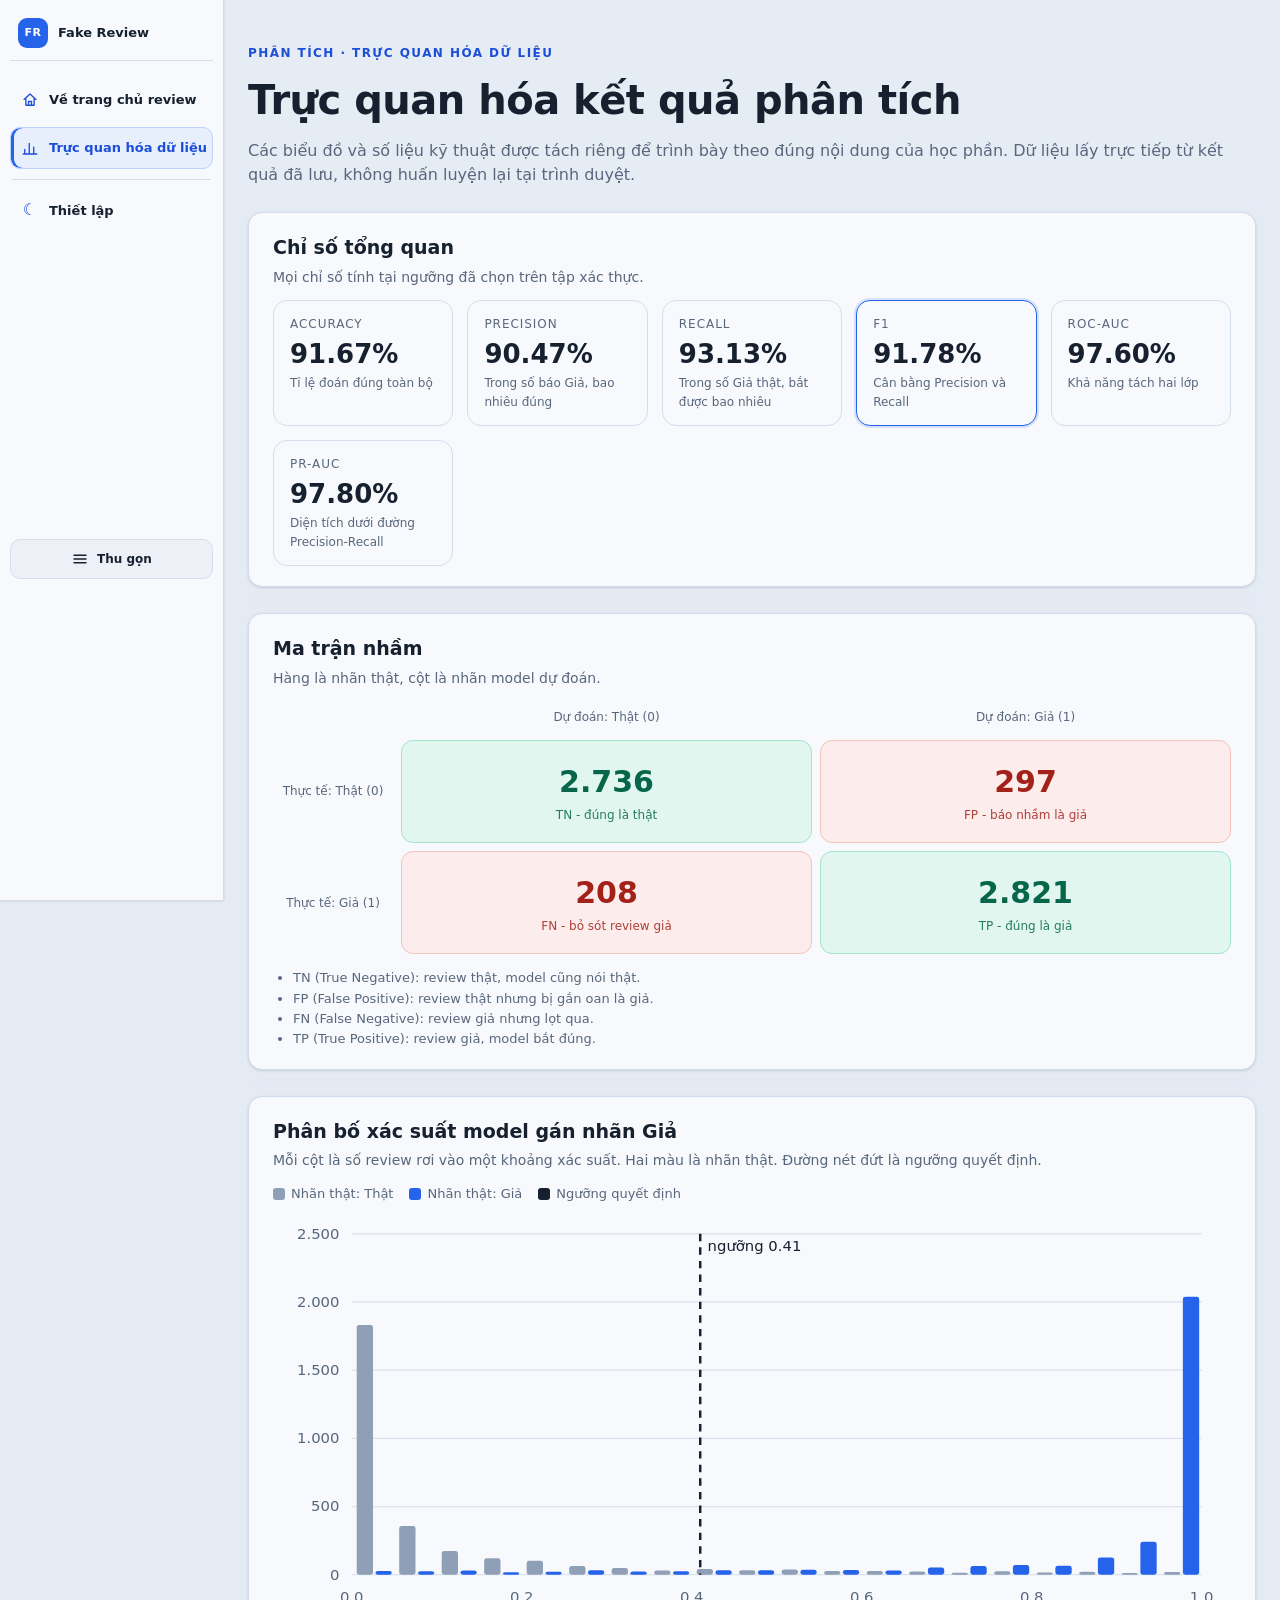
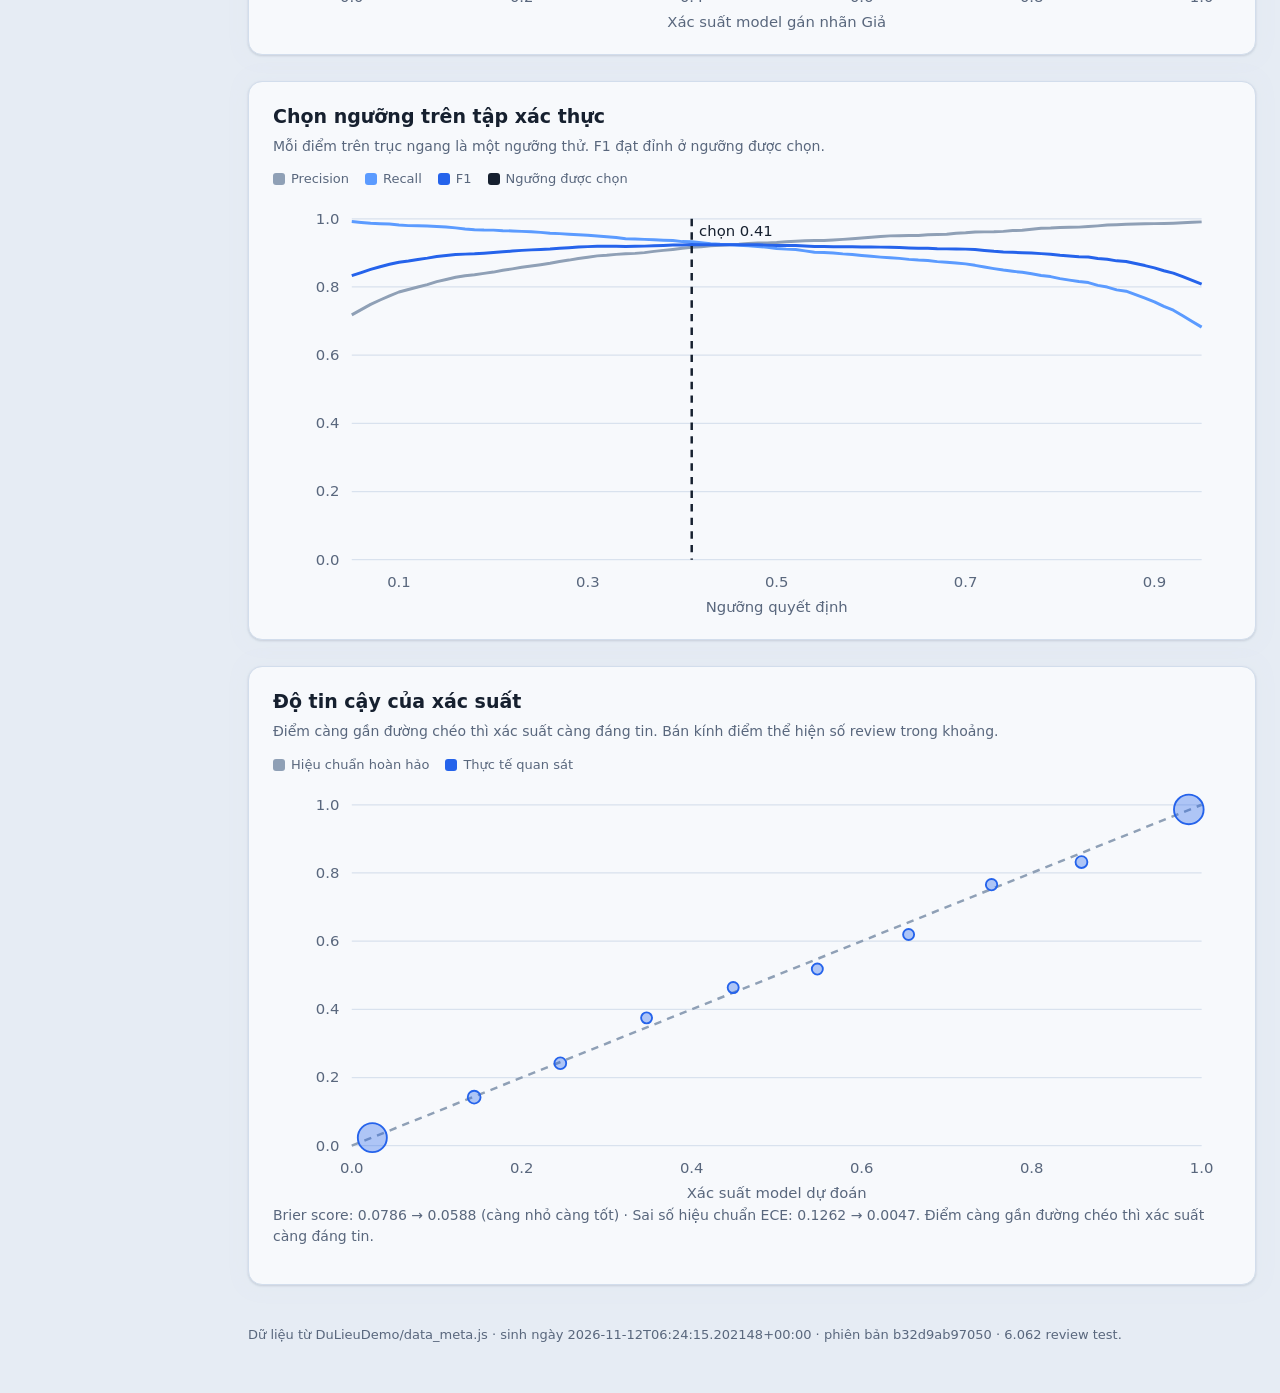
<file: Web/truc_quan.html>
<!DOCTYPE html>
<!--
  Đường dẫn: Du_An_Hoc_May_Nang_Cao\Web\truc_quan.html
  Mục đích : Trang riêng cho phần phân tích và trực quan hóa dữ liệu.
  Input    : ../DuLieuDemo/data_meta.js (do MaNguon/export_web_data.py sinh ra)
             + style.css (dùng chung token màu) + truc_quan.css + truc_quan.js
  Output   : các biểu đồ và số liệu kỹ thuật, tách khỏi trang review chính.
  Lưu ý    : script thường, không dùng type="module" để mở được bằng file://.
-->
<html lang="vi">
<head>
  <meta charset="utf-8">
  <meta name="viewport" content="width=device-width, initial-scale=1">
  <title>Trực quan hóa dữ liệu - Fake Review Detection</title>
  <link rel="icon" href="data:,">
  <link rel="stylesheet" href="style.css">
  <link rel="stylesheet" href="truc_quan.css">

  <script>
    (function () {
      var theme = "light";
      try {
        var stored = window.localStorage.getItem("fake-review-theme");
        if (stored === "dark" || stored === "light") {
          theme = stored;
        }
      } catch (error) {
        // Trình duyệt chặn localStorage: giữ nền sáng.
      }
      document.documentElement.setAttribute("data-theme", theme);

      // Menu dọc mở ở lượt đầu; từ lượt sau giữ nguyên lựa chọn của người dùng.
      var sidebar = "open";
      try {
        if (window.localStorage.getItem("fake-review-sidebar") === "collapsed") {
          sidebar = "collapsed";
        }
      } catch (error) {
        // Không đọc được localStorage thì vẫn mặc định mở.
      }
      document.documentElement.setAttribute("data-sidebar", sidebar);
    })();
  </script>
</head>
<body class="viz-page">

  <!-- Menu dọc cố định bên trái, dùng chung bố cục với trang review chính. -->
  <aside class="menu-sidebar" id="menu-wrap" aria-label="Menu chính">
    <div class="menu-brand">
      <span class="menu-brand-mark" aria-hidden="true">FR</span>
      <span class="menu-brand-text">Fake Review</span>
    </div>

    <nav class="menu-panel" id="main-menu" aria-label="Menu chính">
      <a class="menu-item" id="menu-home" href="index.html" title="Về trang chủ review">
        <svg viewBox="0 0 24 24" aria-hidden="true" focusable="false">
          <path d="M4 11.2 12 4l8 7.2M6.5 10v9h11v-9M10 19v-5h4v5"></path>
        </svg>
        <span class="menu-item-text">Về trang chủ review</span>
      </a>

      <a class="menu-item is-active" id="menu-visualize" href="truc_quan.html"
         aria-current="page" title="Trực quan hóa dữ liệu">
        <svg viewBox="0 0 24 24" aria-hidden="true" focusable="false">
          <path d="M3 20h18M5 20v-6M11 20V6M17 20v-9"></path>
        </svg>
        <span class="menu-item-text">Trực quan hóa dữ liệu</span>
      </a>

      <div class="menu-divider" role="separator"></div>

      <button type="button" class="menu-item menu-settings" id="viz-theme-toggle"
              aria-pressed="false" title="Chuyển sang nền tối">
        <span class="menu-item-icon" id="viz-theme-icon" aria-hidden="true">&#9790;</span>
        <span class="menu-item-text">Thiết lập</span>
      </button>
    </nav>

    <button type="button" class="menu-toggle" id="menu-toggle"
            aria-label="Thu gọn menu" aria-expanded="true" aria-controls="main-menu"
            title="Thu gọn menu">
      <svg viewBox="0 0 24 24" aria-hidden="true" focusable="false">
        <path d="M4 7h16M4 12h16M4 17h16"></path>
      </svg>
      <span class="menu-toggle-text">Thu gọn</span>
    </button>
  </aside>

  <header class="page-header viz-header">
    <div>
      <p class="eyebrow">Phân tích &middot; Trực quan hóa dữ liệu</p>
      <h1>Trực quan hóa kết quả phân tích</h1>
      <p class="subtitle">
        Các biểu đồ và số liệu kỹ thuật được tách riêng để trình bày theo đúng
        nội dung của học phần. Dữ liệu lấy trực tiếp từ kết quả đã lưu, không
        huấn luyện lại tại trình duyệt.
      </p>
    </div>
  </header>

  <main id="app" class="technical-body viz-body">
    <section class="card viz-card">
      <div class="section-heading">
        <div>
          <h2>Chỉ số tổng quan</h2>
          <p class="hint">Mọi chỉ số tính tại ngưỡng đã chọn trên tập xác thực.</p>
        </div>
      </div>
      <div class="kpi-grid" id="kpi-grid"></div>
    </section>

    <section class="card viz-card">
      <div class="section-heading">
        <div>
          <h2>Ma trận nhầm</h2>
          <p class="hint">Hàng là nhãn thật, cột là nhãn model dự đoán.</p>
        </div>
      </div>
      <div class="confusion-grid" id="confusion-grid"></div>
      <ul class="note-list" id="confusion-legend"></ul>
    </section>

    <section class="card viz-card">
      <div class="section-heading">
        <div>
          <h2>Phân bố xác suất model gán nhãn Giả</h2>
          <p class="hint">
            Mỗi cột là số review rơi vào một khoảng xác suất. Hai màu là nhãn thật.
            Đường nét đứt là ngưỡng quyết định.
          </p>
        </div>
      </div>
      <div class="chart-toolbar" id="histogram-legend"></div>
      <div class="chart-box" id="histogram-chart"></div>
    </section>

    <section class="card viz-card">
      <div class="section-heading">
        <div>
          <h2>Chọn ngưỡng trên tập xác thực</h2>
          <p class="hint">
            Mỗi điểm trên trục ngang là một ngưỡng thử. F1 đạt đỉnh ở ngưỡng
            được chọn.
          </p>
        </div>
      </div>
      <div class="chart-toolbar" id="curve-legend"></div>
      <div class="chart-box" id="curve-chart"></div>
    </section>

    <section class="card viz-card">
      <div class="section-heading">
        <div>
          <h2>Độ tin cậy của xác suất</h2>
          <p class="hint">
            Điểm càng gần đường chéo thì xác suất càng đáng tin. Bán kính điểm
            thể hiện số review trong khoảng.
          </p>
        </div>
      </div>
      <div class="chart-toolbar" id="reliability-legend"></div>
      <div class="chart-box" id="reliability-chart"></div>
      <p class="hint" id="reliability-summary"></p>
    </section>
  </main>

  <footer class="page-footer">
    <p id="viz-footer">Dữ liệu từ DuLieuDemo/data_meta.js.</p>
  </footer>

  <script src="../DuLieuDemo/data_meta.js"></script>
  <script src="truc_quan.js"></script>
</body>
</html>
</file>
<file: Web/style.css>
/*
  Đường dẫn: Du_An_Hoc_May_Nang_Cao\Web\style.css
  Mục đích : Giao diện cho trang kiểm tra review. Không dùng thư viện ngoài
             để trang mở được khi không có mạng.
*/

/* Toàn bộ màu khai báo một lần ở đây; chỗ khác chỉ dùng var(...).
   Vì sao phải gom: trước đây mã màu nằm rải rác khắp file, muốn đổi sang nền
   tối thì phải sửa hàng trăm dòng và rất dễ sót một chỗ. */
:root {
  color-scheme: light;

  /* 60% - nền. Hạ độ chói so với trắng tuyệt đối: nền #e6ecf4 và card #f9fbfd
     chỉ chênh nhau một bậc, mắt không bị "cháy" khi nhìn lâu, mà card vẫn tách
     khỏi nền nhờ viền 1px. */
  --bg: #e6ecf4;
  --bg-soft: #eef2f8;
  --surface: #f7f9fc;
  --surface-2: #edf1f7;
  --surface-3: #e1e8f1;
  --row-hover: #eef3f9;
  --track: #dde5ef;

  /* 30% - cấu trúc và chữ. --muted đủ đậm để tương phản >= 4.5:1 trên cả nền
     trang lẫn nền card; nếu nhạt hơn sẽ khó đọc khi màn hình ngoài trời. */
  --ink: #16202f;
  --muted: #59677d;
  --line: #d5dfeb;
  --line-strong: #c1cddd;

  /* 10% - nhấn: chỉ cho hành động, tab/bộ lọc đang chọn, viền card quan trọng.
     Tách --accent (nền nút) khỏi --accent-text (chữ màu nhấn) vì nền tối cần
     hai sắc độ khác nhau mới đọc được. */
  --accent: #2563eb;
  --accent-strong: #1d4ed8;
  --accent-ink: #ffffff;
  --accent-text: #1d4ed8;
  --accent-soft: #e7effd;
  --accent-line: #bcd2fa;
  --accent-ring: rgba(37, 99, 235, 0.26);
  --accent-ring-soft: rgba(37, 99, 235, 0.16);

  /* Trạng thái: nghĩa cố định, không đổi theo giao diện.
     real = đạt/tăng, fake = lỗi/giảm, warn = cần chú ý.
     Mỗi màu có 3 biến thể: nét đậm (--*-ink), nền nhạt (--*-soft), viền (--*-line). */
  --real: #0f9f6e;
  --real-ink: #06664a;
  --real-soft: #e1f6ee;
  --real-line: #a3e5cb;
  --real-glow: rgba(15, 159, 110, 0.24);

  --fake: #df4a40;
  --fake-ink: #a4211a;
  --fake-soft: #fceceb;
  --fake-line: #f5c2be;
  --fake-glow: rgba(223, 74, 64, 0.24);

  --warn: #d98314;
  --warn-ink: #8a5410;
  --warn-soft: #fdf3e2;
  --warn-line: #f1d5a1;

  --violet: #7c3aed;
  --violet-ink: #6224cf;
  --violet-soft: #f1ecfe;
  --violet-line: #d8c9fc;

  /* Nền dòng review bị gắn cờ đáng nghi. */
  --suspect-bg: rgba(223, 74, 64, 0.06);
  --suspect-bg-warn: rgba(217, 131, 20, 0.1);
  --suspect-bg-hover: rgba(223, 74, 64, 0.11);

  /* Màu 5 nhóm review: chỉ dùng cho viền, huy hiệu, nhãn và thanh tỷ lệ. */
  --cat-genuine: #16a34a;
  --cat-suspected_fake: #dc2626;
  --cat-suspected_bot_boost: #7c3aed;
  --cat-low_content: #64748b;
  --cat-spam_duplicate: #0284c7;

  /* Chữ nhãn và nền huy hiệu cần đậm hơn màu viền: chữ trắng 11px trên
     #16a34a chỉ đạt 3.3:1, không đọc được trên máy chiếu. */
  --cat-genuine-text: #15803d;
  --cat-suspected_fake-text: #b91c1c;
  --cat-suspected_bot_boost-text: #6d28d9;
  --cat-low_content-text: #475569;
  --cat-spam_duplicate-text: #0369a1;

  /* Chữ trên huy hiệu nhóm. Chế độ tối ghi đè thành chữ tối vì 5 màu nhóm
     ở nền tối đều là màu sáng. */
  --cat-ink: #ffffff;

  /* Nhãn nhóm trong bảng review: nền nhạt + chữ đậm cùng tông. */
  --tag-genuine-bg: #dcfce7;
  --tag-genuine-ink: #15803d;
  --tag-fake-bg: #fee2e2;
  --tag-fake-ink: #b91c1c;
  --tag-bot-bg: #ede9fe;
  --tag-bot-ink: #6d28d9;
  --tag-low-bg: #e2e8f0;
  --tag-low-ink: #475569;
  --tag-spam-bg: #e0f2fe;
  --tag-spam-ink: #0369a1;

  /* Nhãn phụ (thật/giả/cờ) và số đếm trong chip lọc. */
  --chip-pos-bg: rgba(15, 159, 110, 0.13);
  --chip-neg-bg: rgba(223, 74, 64, 0.13);
  --chip-warn-bg: #fbeed2;
  --chip-violet-bg: #ece4fd;
  --chip-count-bg: rgba(22, 32, 47, 0.09);

  /* Biểu đồ: chỉ sắc độ của màu nhấn + xám, không dùng cầu vồng.
     app.js đọc các biến này bằng getComputedStyle nên biểu đồ tự đổi theo chế độ. */
  --chart-grid: #d9e2ee;
  --chart-real: #8fa0b6;
  --chart-fake: #2563eb;
  --chart-marker: #16202f;
  --chart-s1: #8fa0b6;
  --chart-s2: #5b9bff;
  --chart-s3: #2563eb;
  --chart-band: rgba(37, 99, 235, 0.35);

  /* Lớp phủ thinking đủ mờ để nhìn rõ giao diện phía sau; bản result đậm hơn
     để bảng kết quả không bị chữ nền làm rối. */
  --overlay: rgba(230, 236, 244, 0.62);
  --overlay-strong: rgba(230, 236, 244, 0.92);

  /* Chiều rộng cột menu dọc. Giá trị thu gọn được đổi qua data-sidebar trên <html>. */
  --sidebar-width: 224px;

  --radius: 14px;
  /* Đổ bóng rất nhẹ: viền 1px mới là thứ tách card khỏi nền, không phải bóng. */
  --shadow: 0 1px 2px rgba(22, 32, 47, 0.06), 0 1px 3px rgba(22, 32, 47, 0.08);
  --shadow-lift: 0 6px 16px rgba(22, 32, 47, 0.12);
}

/* ---------- Chế độ tối ----------
   Chỉ ghi đè token, không viết lại giao diện: mọi thành phần tự đổi theo nên
   hai chế độ không thể lệch tông nhau.
   Nền dùng navy rất đậm thay vì đen tuyệt đối: đen trên màn hình tinh thể lỏng
   làm chữ sáng bị "hào quang", nhìn lâu còn mỏi mắt hơn nền trắng. */
:root[data-theme="dark"] {
  color-scheme: dark;

  --bg: #0b1220;
  --bg-soft: #141f31;
  --surface: #121c2c;
  --surface-2: #1a2637;
  --surface-3: #223046;
  --row-hover: #182436;
  --track: #24334a;

  --ink: #e4ebf5;
  --muted: #9aabc1;
  --line: #24334a;
  --line-strong: #35486a;

  --accent: #2f6fe0;
  --accent-strong: #3b82f6;
  --accent-ink: #ffffff;
  --accent-text: #7caeff;
  --accent-soft: rgba(59, 130, 246, 0.16);
  --accent-line: rgba(59, 130, 246, 0.42);
  --accent-ring: rgba(124, 174, 255, 0.42);
  --accent-ring-soft: rgba(124, 174, 255, 0.2);

  --real: #34d399;
  --real-ink: #6ee7b7;
  --real-soft: rgba(52, 211, 153, 0.14);
  --real-line: rgba(52, 211, 153, 0.4);
  --real-glow: rgba(52, 211, 153, 0.28);

  --fake: #f87171;
  --fake-ink: #fca5a5;
  --fake-soft: rgba(248, 113, 113, 0.14);
  --fake-line: rgba(248, 113, 113, 0.42);
  --fake-glow: rgba(248, 113, 113, 0.28);

  --warn: #fbbf24;
  --warn-ink: #fcd34d;
  --warn-soft: rgba(251, 191, 36, 0.14);
  --warn-line: rgba(251, 191, 36, 0.4);

  --violet: #a78bfa;
  --violet-ink: #c4b5fd;
  --violet-soft: rgba(167, 139, 250, 0.16);
  --violet-line: rgba(167, 139, 250, 0.4);

  --suspect-bg: rgba(248, 113, 113, 0.1);
  --suspect-bg-warn: rgba(251, 191, 36, 0.12);
  --suspect-bg-hover: rgba(248, 113, 113, 0.16);

  --cat-genuine: #4ade80;
  --cat-suspected_fake: #f87171;
  --cat-suspected_bot_boost: #a78bfa;
  --cat-low_content: #94a3b8;
  --cat-spam_duplicate: #38bdf8;

  --cat-genuine-text: #4ade80;
  --cat-suspected_fake-text: #f87171;
  --cat-suspected_bot_boost-text: #a78bfa;
  --cat-low_content-text: #94a3b8;
  --cat-spam_duplicate-text: #38bdf8;

  --tag-genuine-bg: rgba(74, 222, 128, 0.16);
  --tag-genuine-ink: #86efac;
  --tag-fake-bg: rgba(248, 113, 113, 0.16);
  --tag-fake-ink: #fca5a5;
  --tag-bot-bg: rgba(167, 139, 250, 0.18);
  --tag-bot-ink: #c4b5fd;
  --tag-low-bg: rgba(148, 163, 184, 0.18);
  --tag-low-ink: #cbd5e1;
  --tag-spam-bg: rgba(56, 189, 248, 0.16);
  --tag-spam-ink: #7dd3fc;

  --chip-pos-bg: rgba(52, 211, 153, 0.16);
  --chip-neg-bg: rgba(248, 113, 113, 0.16);
  --chip-warn-bg: rgba(251, 191, 36, 0.16);
  --chip-violet-bg: rgba(167, 139, 250, 0.18);
  --chip-count-bg: rgba(228, 235, 245, 0.14);

  --chart-grid: #2a3a52;
  --chart-real: #8b9cb3;
  --chart-fake: #7caeff;
  --chart-marker: #e4ebf5;
  --chart-s1: #8b9cb3;
  --chart-s2: #4f86d6;
  --chart-s3: #7caeff;
  --chart-band: rgba(124, 174, 255, 0.3);

  --overlay: rgba(11, 18, 32, 0.72);
  --overlay-strong: rgba(11, 18, 32, 0.94);

  --shadow: 0 1px 2px rgba(0, 0, 0, 0.4), 0 1px 3px rgba(0, 0, 0, 0.5);
  --shadow-lift: 0 8px 20px rgba(0, 0, 0, 0.45);
}

:root[data-sidebar="collapsed"] {
  --sidebar-width: 68px;
}

/* Ở nền tối, 5 màu nhóm đều là màu sáng nên chữ trên huy hiệu phải là chữ tối. */
:root[data-theme="dark"] .category-card {
  --cat-ink: #0b1220;
}

* {
  box-sizing: border-box;
}

[hidden] {
  display: none !important;
}

body {
  margin: 0;
  /* Toàn bộ nội dung nằm sau cột menu dọc; đổi data-sidebar là cả trang tự
     dời theo, không phải sửa từng header/main/footer. */
  padding-left: var(--sidebar-width);
  font-family: "Segoe UI", system-ui, -apple-system, Arial, sans-serif;
  color: var(--ink);
  line-height: 1.55;
  /* Nền phẳng: bỏ hai vệt gradient màu, vì chúng làm nền không còn trung tính
     và tranh mắt với số liệu. */
  background: var(--bg);
  transition: padding-left 0.22s ease;
}

/* Viền focus thống nhất cho cả bàn phím và chuột, dùng đúng màu nhấn. */
:focus-visible {
  outline: 2px solid var(--accent);
  outline-offset: 2px;
}

code {
  padding: 1px 5px;
  border: 1px solid var(--line);
  border-radius: 6px;
  background: var(--bg-soft);
  color: var(--ink);
  font-size: 0.92em;
}

/* ---------- Phần đầu trang ---------- */
.page-header {
  max-width: 1120px;
  margin: 0 auto;
  padding: 44px 24px 8px;
}

.eyebrow {
  margin: 0 0 6px;
  font-size: 12px;
  font-weight: 700;
  letter-spacing: 0.12em;
  text-transform: uppercase;
  color: var(--accent-text);
}

.page-header h1 {
  margin: 0 0 8px;
  font-size: clamp(28px, 4vw, 40px);
  letter-spacing: -0.5px;
}

.subtitle {
  margin: 0 0 16px;
  color: var(--muted);
}

.header-badges {
  display: flex;
  flex-wrap: wrap;
  gap: 8px;
}

/* Hàng chứa badge và đèn báo CSDL. Bọc flex để hai phần nằm cùng một dòng
   khi đủ chỗ, tự xuống dòng khi màn hình hẹp. */
.header-row {
  display: flex;
  flex-wrap: wrap;
  align-items: center;
  justify-content: space-between;
  gap: 8px 16px;
}

/* Nhóm nút bên phải đầu trang: công tắc sáng/tối + đèn báo CSDL. */
.header-actions {
  display: flex;
  flex-wrap: wrap;
  align-items: center;
  gap: 8px;
}

.theme-toggle {
  display: inline-flex;
  align-items: center;
  gap: 7px;
  padding: 6px 14px 6px 11px;
  border: 1px solid var(--line);
  border-radius: 999px;
  background: var(--surface);
  box-shadow: var(--shadow);
  color: var(--ink);
  font-family: inherit;
  font-size: 13px;
  font-weight: 600;
  cursor: pointer;
  transition: background 0.15s ease, border-color 0.15s ease;
}

.theme-toggle:hover {
  border-color: var(--accent-line);
  background: var(--surface-2);
}

.theme-toggle-icon {
  font-size: 14px;
  line-height: 1;
  color: var(--accent-text);
}

/* ---------- Thanh menu dọc bên trái ---------- */
/* Sidebar là cột cố định, mở mặc định. Script đầu trang đọc localStorage rồi
   gán data-sidebar lên <html>, nên trang không bị nháy khi tải lại. */
.menu-sidebar {
  position: fixed;
  top: 0;
  left: 0;
  bottom: 0;
  z-index: 70;
  width: var(--sidebar-width);
  display: flex;
  flex-direction: column;
  gap: 6px;
  padding: 18px 10px;
  border-right: 1px solid var(--line);
  background: var(--surface);
  box-shadow: var(--shadow);
  transition: width 0.22s ease;
}

.menu-brand {
  display: flex;
  align-items: center;
  gap: 10px;
  min-height: 38px;
  padding: 0 8px 12px;
  border-bottom: 1px solid var(--line);
  color: var(--ink);
  font-size: 13px;
  font-weight: 700;
  white-space: nowrap;
  overflow: hidden;
}

.menu-brand-mark {
  flex: 0 0 30px;
  display: grid;
  place-items: center;
  width: 30px;
  height: 30px;
  border-radius: 9px;
  background: var(--accent);
  color: var(--accent-ink);
  font-size: 11px;
  letter-spacing: 0.04em;
}

.menu-panel {
  display: flex;
  flex-direction: column;
  gap: 6px;
  margin-top: 12px;
}

.menu-item {
  width: 100%;
  display: flex;
  align-items: center;
  gap: 10px;
  padding: 10px;
  border: 1px solid transparent;
  border-radius: 10px;
  background: transparent;
  color: var(--ink);
  font-family: inherit;
  font-size: 13px;
  font-weight: 600;
  text-align: left;
  text-decoration: none;
  cursor: pointer;
  white-space: nowrap;
  overflow: hidden;
}

.menu-item:hover {
  border-color: var(--line);
  background: var(--surface-2);
}

/* Mục đang dùng: nền nhấn + viền accent + vạch ở mép trái. Vạch này vẫn hiện
   khi sidebar thu gọn chỉ còn icon, nên nhận diện được mọi trạng thái. */
.menu-item.is-active {
  border-color: var(--accent-line);
  background: var(--accent-soft);
  color: var(--accent-text);
  box-shadow: inset 3px 0 0 var(--accent);
}

.menu-item.is-active svg,
.menu-item.is-active .menu-item-icon {
  color: var(--accent-text);
}

.menu-item svg,
.menu-item-icon {
  flex: 0 0 18px;
  width: 18px;
  height: 18px;
  fill: none;
  stroke: currentColor;
  stroke-width: 1.8;
  stroke-linecap: round;
  stroke-linejoin: round;
  color: var(--accent-text);
}

.menu-item-icon {
  display: grid;
  place-items: center;
  stroke: none;
  font-size: 16px;
  line-height: 1;
}

/* Nút thu gọn nằm giữa chiều cao cột, sau nhóm mục menu. */
.menu-toggle {
  margin: auto 0;
  min-height: 40px;
  display: flex;
  align-items: center;
  justify-content: center;
  gap: 8px;
  padding: 8px;
  border: 1px solid var(--line);
  border-radius: 10px;
  background: var(--surface-2);
  color: var(--ink);
  font-family: inherit;
  font-size: 12px;
  font-weight: 700;
  white-space: nowrap;
  cursor: pointer;
  transition: background 0.15s ease, border-color 0.15s ease;
}

.menu-toggle:hover {
  border-color: var(--accent-line);
  background: var(--accent-soft);
}

.menu-toggle svg {
  flex: 0 0 18px;
  width: 18px;
  height: 18px;
  fill: none;
  stroke: currentColor;
  stroke-width: 1.8;
  stroke-linecap: round;
  stroke-linejoin: round;
}

.menu-divider {
  height: 1px;
  margin: 4px 2px;
  background: var(--line);
}

:root[data-sidebar="collapsed"] .menu-item-text,
:root[data-sidebar="collapsed"] .menu-brand-text,
:root[data-sidebar="collapsed"] .menu-toggle-text {
  display: none;
}

:root[data-sidebar="collapsed"] .menu-sidebar {
  padding-left: 8px;
  padding-right: 8px;
}

:root[data-sidebar="collapsed"] .menu-item,
:root[data-sidebar="collapsed"] .menu-toggle {
  justify-content: center;
  padding-left: 0;
  padding-right: 0;
}

/* ---------- Đèn báo kết nối CSDL ---------- */
/* Bốn trạng thái phải phân biệt được ngay cả khi nhìn nhanh:
   đổi màu chữ, màu viền, màu nền; trạng thái mất kết nối còn nháy nhẹ. */
.db-status {
  display: inline-flex;
  align-items: center;
  gap: 8px;
  padding: 6px 14px 6px 10px;
  border: 1px solid var(--line);
  border-radius: 999px;
  background: var(--surface);
  box-shadow: var(--shadow);
  font-size: 13px;
  font-weight: 600;
  color: var(--muted);
  white-space: nowrap;
  cursor: default;
}

.db-status-dot {
  width: 10px;
  height: 10px;
  flex: 0 0 auto;
  border-radius: 50%;
  background: var(--chart-real);
}

/* Đang kiểm tra: xám, không nháy. */
.db-status[data-state="checking"] {
  color: var(--muted);
}

/* Kết nối được: xanh ngọc (trạng thái đạt), không dùng màu nhấn. */
.db-status[data-state="connected"] {
  color: var(--real-ink);
  border-color: var(--real-line);
  background: var(--real-soft);
}

.db-status[data-state="connected"] .db-status-dot {
  background: var(--real);
  box-shadow: 0 0 0 3px var(--real-glow);
}

/* Mất kết nối (API vẫn chạy, PostgreSQL tắt): đỏ + nháy. */
.db-status[data-state="disconnected"] {
  color: var(--fake-ink);
  border-color: var(--fake-line);
  background: var(--fake-soft);
}

.db-status[data-state="disconnected"] .db-status-dot {
  background: var(--fake);
  animation: db-status-pulse 1.6s ease-in-out infinite;
}

/* Không có server (mở bằng file:// hoặc chưa chạy api_server.py): xám đậm hơn. */
.db-status[data-state="offline"] {
  color: var(--muted);
  border-color: var(--line-strong);
  background: var(--surface-2);
}

@keyframes db-status-pulse {
  0%,
  100% {
    box-shadow: 0 0 0 0 var(--fake-glow);
  }
  50% {
    box-shadow: 0 0 0 6px transparent;
  }
}

/* Người dùng bật giảm chuyển động: bỏ nháy, vẫn phân biệt bằng màu. */
@media (prefers-reduced-motion: reduce) {
  .db-status[data-state="disconnected"] .db-status-dot {
    animation: none;
  }
}

.badge {
  padding: 6px 14px;
  border: 1px solid var(--line);
  border-radius: 999px;
  background: var(--surface);
  box-shadow: var(--shadow);
  font-size: 13px;
  color: var(--muted);
}

.badge strong {
  color: var(--ink);
}

/* ---------- Bố cục chung ---------- */
main {
  max-width: 1120px;
  margin: 0 auto;
  padding: 24px;
  display: grid;
  /* minmax(0, 1fr) thay cho cột auto: bảng review rộng bên trong .table-wrap
     sẽ tự cuộn ngang, không kéo cả trang rộng ra ngoài màn hình. */
  grid-template-columns: minmax(0, 1fr);
  gap: 20px;
}

.card {
  padding: 22px 24px 26px;
  border: 1px solid var(--line);
  border-radius: var(--radius);
  background: var(--surface);
  box-shadow: var(--shadow);
}

/* Highlight chỉ áp cho các hàng của bảng "Review hữu ích" đã lọc. Các thẻ
   kết quả phân loại (.category-card, .kpi) giữ nguyên hover cũ. Viền dày hai
   bên được vẽ bằng box-shadow inset ngay trên ô đầu/cuối: nằm trọn trong ô nên
   khung cuộn của bảng không thể cắt mất một phần viền. */
#table-body tr {
  transition: transform 0.25s ease, box-shadow 0.25s ease;
}

#table-body td {
  transition: box-shadow 0.25s ease;
}

#table-body tr:hover {
  position: relative;
  z-index: 2;
  transform: scale(1.015) translateY(-3px);
  box-shadow:
    inset 0 0 0 1px var(--accent-line),
    var(--shadow-lift);
}

/* Bo góc theo chuẩn 10px ở hai đầu hàng, kể cả khi bảng dùng border-collapse. */
#table-body tr:hover td:first-child {
  border-top-left-radius: 10px;
  border-bottom-left-radius: 10px;
  box-shadow: inset 4px 0 0 var(--accent);
}

#table-body tr:hover td:last-child {
  border-top-right-radius: 10px;
  border-bottom-right-radius: 10px;
  box-shadow: inset -4px 0 0 var(--accent);
}

/* Hiệu ứng xuất hiện lần lượt khi tải lại trang. JS gán animation-delay từng
   thẻ (80ms) rồi bỏ class ở animationend; dùng backwards để thẻ không nháy
   trước khi tới lượt. */
@keyframes card-enter {
  from {
    opacity: 0;
    transform: translateY(14px);
  }
  to {
    opacity: 1;
    transform: translateY(0);
  }
}

main > .card.is-entering,
main .category-card.is-entering {
  animation: card-enter 420ms ease;
  animation-fill-mode: backwards;
}

/* Nhịp thở khi trang đứng yên: chỉ một lớp viền mờ đổi opacity, không đổi
   box-shadow hay layout, nên vẫn mượt trên điện thoại. */
.card {
  position: relative;
}

.card::after {
  content: "";
  position: absolute;
  inset: -1px;
  z-index: 0;
  border-radius: inherit;
  pointer-events: none;
  box-shadow: inset 0 0 0 1px var(--accent-line), 0 0 18px var(--accent-ring);
  opacity: 0.08;
  animation: ambient-breathe 7s ease-in-out infinite;
}

main > .card:nth-child(3n+2)::after {
  animation-delay: -2.3s;
}

main > .card:nth-child(3n)::after {
  animation-delay: -4.6s;
}

@keyframes ambient-breathe {
  0%, 100% { opacity: 0.06; }
  50% { opacity: 0.16; }
}

.card h2 {
  margin: 0 0 6px;
  font-size: 19px;
}

.hint {
  margin: 0 0 16px;
  color: var(--muted);
  font-size: 14px;
}

.section-heading {
  display: flex;
  flex-wrap: wrap;
  align-items: flex-start;
  justify-content: space-between;
  gap: 12px;
  margin-bottom: 14px;
}

.section-heading h2 {
  margin: 0 0 4px;
}

.section-heading .hint {
  margin: 0;
}

/* ---------- Chọn nguồn dữ liệu ---------- */
.source-card {
  padding-bottom: 18px;
}

.source-tabs {
  display: flex;
  flex-wrap: wrap;
  gap: 8px;
}

.source-tab {
  padding: 9px 18px;
  border: 1px solid var(--line);
  border-radius: 999px;
  background: var(--surface-2);
  color: var(--muted);
  font-family: inherit;
  font-size: 14px;
  font-weight: 600;
  cursor: pointer;
  transition: background 0.15s ease, color 0.15s ease, border-color 0.15s ease;
}

.source-tab:hover {
  background: var(--surface-3);
  color: var(--ink);
}

.source-tab.is-active {
  border-color: var(--accent);
  background: var(--accent);
  color: var(--accent-ink);
}

.source-note {
  margin: 10px 0 0;
  font-size: 13px;
  color: var(--muted);
}

/* ---------- Tải file CSV ---------- */
.upload-row {
  display: flex;
  flex-wrap: wrap;
  align-items: center;
  gap: 10px;
  margin-bottom: 10px;
}

#csv-file {
  font-family: inherit;
  font-size: 13px;
}

/* Nhãn checkbox dịch tự động trong thẻ tải CSV. */
.toggle {
  display: inline-flex;
  align-items: center;
  gap: 8px;
  margin: 4px 0 2px;
  font-size: 13px;
  color: var(--muted);
  cursor: pointer;
}

.toggle input {
  accent-color: var(--accent);
}

.upload-status {
  margin: 10px 0 0;
  font-size: 13px;
  font-weight: 600;
  color: var(--accent-text);
}

.upload-warning {
  margin-top: 8px;
  padding: 8px 12px;
  border: 1px solid var(--warn-line);
  border-radius: 10px;
  background: var(--warn-soft);
  color: var(--warn-ink);
  font-size: 13px;
}

/* ---------- 5 thẻ nhóm ---------- */
.summary-actions {
  display: flex;
  flex-wrap: wrap;
  align-items: center;
  gap: 10px;
}

/* Chiều rộng cố định để đổi chữ giữa "Hiện lại dữ liệu" và "Đã hiện dữ liệu"
   không làm xô hộp số review hữu ích bên cạnh. */
.reveal-button {
  min-width: 134px;
  white-space: nowrap;
}

.useful-pill {
  padding: 10px 18px;
  border: 1px solid var(--real-line);
  border-radius: 14px;
  background: var(--real-soft);
  text-align: right;
}

.useful-pill-value {
  font-size: 26px;
  font-weight: 700;
  line-height: 1.1;
  color: var(--real-ink);
  font-variant-numeric: tabular-nums;
}

.useful-pill-label {
  font-size: 12px;
  color: var(--real-ink);
}

.category-grid {
  display: grid;
  grid-template-columns: repeat(auto-fit, minmax(180px, 1fr));
  gap: 12px;
}

.category-card {
  position: relative;
  /* Chừa 26px phía trên để huy hiệu góc phải không đè lên nhãn nhóm. */
  padding: 26px 16px 14px;
  border: 2px solid var(--cat, var(--line));
  border-radius: 14px;
  background: var(--surface);
  color: var(--ink);
  font-family: inherit;
  text-align: left;
  cursor: pointer;
  transition: transform 0.15s ease, box-shadow 0.15s ease;
}

.category-card:hover {
  transform: translateY(-1px);
  box-shadow: var(--shadow-lift);
}

/* Mỗi nhóm có một màu riêng. Vì sao dùng biến --cat: viền, huy hiệu, nhãn
   và thanh tỷ lệ đều lấy từ một nguồn, đổi màu chỉ cần sửa một dòng. */
.category-card.cat-genuine {
  --cat: var(--cat-genuine);
  --cat-text: var(--cat-genuine-text);
  --cat-badge: var(--cat-genuine-text);
}

.category-card.cat-suspected_fake {
  --cat: var(--cat-suspected_fake);
  --cat-text: var(--cat-suspected_fake-text);
  --cat-badge: var(--cat-suspected_fake-text);
}

.category-card.cat-suspected_bot_boost {
  --cat: var(--cat-suspected_bot_boost);
  --cat-text: var(--cat-suspected_bot_boost-text);
  --cat-badge: var(--cat-suspected_bot_boost-text);
}

.category-card.cat-low_content {
  --cat: var(--cat-low_content);
  --cat-text: var(--cat-low_content-text);
  --cat-badge: var(--cat-low_content-text);
}

.category-card.cat-spam_duplicate {
  --cat: var(--cat-spam_duplicate);
  --cat-text: var(--cat-spam_duplicate-text);
  --cat-badge: var(--cat-spam_duplicate-text);
}

.category-card.is-active {
  box-shadow: 0 0 0 3px var(--cat, var(--accent));
}

/* Huy hiệu dán sát góc trên phải, chữ của chính nhóm, nền đúng màu nhóm.
   Vì sao top/right = -1px: bù đúng độ dày viền 2px để huy hiệu chạm mép
   ngoài của thẻ, không lơ lửng hay lệch vào trong. */
.category-badge {
  position: absolute;
  top: -1px;
  right: -1px;
  padding: 3px 10px;
  border-radius: 0 13px 0 10px;
  background: var(--cat-badge, var(--cat));
  color: var(--cat-ink, #ffffff);
  font-size: 11px;
  font-weight: 700;
  letter-spacing: 0.02em;
  white-space: nowrap;
  box-shadow: var(--shadow);
}

.category-top {
  display: flex;
  align-items: center;
  gap: 8px;
}

.category-label {
  font-size: 13px;
  font-weight: 700;
  letter-spacing: 0.03em;
  text-transform: uppercase;
  color: var(--cat-text, var(--cat));
}

.category-count {
  margin-top: 6px;
  font-size: 28px;
  font-weight: 700;
  line-height: 1.1;
  font-variant-numeric: tabular-nums;
}

.category-percent {
  font-size: 12px;
  color: var(--muted);
  font-variant-numeric: tabular-nums;
}

.category-bar {
  height: 6px;
  margin: 8px 0 6px;
  border-radius: 999px;
  background: var(--track);
  overflow: hidden;
}

.category-bar-fill {
  height: 100%;
  border-radius: 999px;
  background: var(--cat, var(--accent));
}

.category-description {
  font-size: 12px;
  color: var(--muted);
}

/* Nhãn cơ sở nằm dưới mô tả, không tranh chỗ với huy hiệu góc phải. */
.category-basis {
  margin-top: 8px;
}

.legend-note {
  margin: 14px 0 0;
  padding: 10px 14px;
  border-left: 3px solid var(--warn);
  border-radius: 8px;
  background: var(--warn-soft);
  color: var(--warn-ink);
  font-size: 13px;
}

/* ---------- Bảng giải thích cách đọc nhãn ---------- */
.basis-banner {
  margin-top: 16px;
  padding: 14px 16px;
  border: 1px solid var(--line);
  border-radius: 12px;
  background: var(--bg-soft);
  color: var(--muted);
  font-size: 13px;
}

.basis-banner p {
  margin: 0 0 6px;
}

.basis-banner p:last-child {
  margin-bottom: 0;
}

.basis-banner-title {
  font-weight: 700;
  color: var(--ink);
}

/* Nhãn cơ sở: MODEL (xanh), LUẬT (xám), MODEL + LUẬT (tím).
   Vì sao ba màu khác nhau: người xem phân biệt được nguồn quyết định ngay
   mà không phải đọc hết câu giải thích. */
.basis-tag {
  display: inline-block;
  padding: 1px 7px;
  border: 1px solid transparent;
  border-radius: 999px;
  font-size: 10px;
  font-weight: 700;
  letter-spacing: 0.04em;
  vertical-align: middle;
  white-space: nowrap;
}

.basis-model {
  border-color: var(--accent-line);
  background: var(--accent-soft);
  color: var(--accent-text);
}

.basis-rule {
  border-color: var(--line-strong);
  background: var(--surface-2);
  color: var(--muted);
}

.basis-both {
  border-color: var(--violet-line);
  background: var(--violet-soft);
  color: var(--violet-ink);
}

/* ---------- Bảng 5 sao ---------- */
.star-panel {
  display: flex;
  flex-direction: column;
  gap: 4px;
}

.star-row {
  display: grid;
  grid-template-columns: 130px 1fr 1fr 80px;
  align-items: center;
  gap: 12px;
  padding: 7px 10px;
  border-radius: 10px;
}

.star-row:nth-child(even) {
  background: var(--bg-soft);
}

.star-head {
  padding-bottom: 6px;
  border-bottom: 1px solid var(--line);
  background: transparent !important;
  font-size: 12px;
  font-weight: 700;
  letter-spacing: 0.06em;
  text-transform: uppercase;
  color: var(--muted);
}

.star-rating {
  display: flex;
  flex-direction: column;
  gap: 1px;
}

.star-glyphs {
  color: var(--warn);
  font-size: 15px;
  letter-spacing: 2px;
  white-space: nowrap;
}

.star-value {
  font-size: 11px;
  color: var(--muted);
}

.star-meter {
  display: flex;
  align-items: center;
  gap: 8px;
}

.star-meter-head {
  display: block;
  font-size: 12px;
  font-weight: 700;
  letter-spacing: 0.06em;
  text-transform: uppercase;
  color: var(--muted);
}

.star-meter-track {
  flex: 1;
  height: 10px;
  border-radius: 999px;
  background: var(--track);
  overflow: hidden;
}

.star-meter-fill {
  height: 100%;
  border-radius: 999px;
}

/* Dữ liệu phụ (toàn bộ review) dùng xám; dữ liệu chính (sau khi lọc) dùng
   màu nhấn. Không dùng xanh/đỏ vì đây không phải tăng/giảm. */
.fill-all {
  background: var(--chart-real);
}

.fill-useful {
  background: var(--accent);
}

.star-meter-count {
  min-width: 56px;
  text-align: right;
  font-size: 13px;
  font-variant-numeric: tabular-nums;
}

.star-removed {
  text-align: right;
  color: var(--fake);
  font-size: 13px;
  font-variant-numeric: tabular-nums;
}

/* Hai cột progress bar của biểu đồ là nút lọc. Nền trong suốt để vẫn nhìn như
   thanh cũ; chỉ đổi nền/viền khi hover hoặc đang active. */
.star-meter-button {
  width: 100%;
  padding: 4px 6px;
  border: 1px solid transparent;
  border-radius: 10px;
  background: transparent;
  color: var(--ink);
  font-family: inherit;
  font-size: inherit;
  cursor: pointer;
  transition: transform 0.18s cubic-bezier(.2, .9, .25, 1.3),
              background 0.15s ease, border-color 0.15s ease;
}

.star-meter-button:hover:not(:disabled) {
  border-color: var(--accent-line);
  background: var(--surface-2);
}

.star-meter-button.is-active {
  border-color: var(--accent);
  background: var(--accent-soft);
}

.star-meter-button:disabled {
  opacity: 0.45;
  cursor: default;
}

.star-meter-fill {
  transition: width 0.45s cubic-bezier(.2, .8, .2, 1), opacity 0.15s ease;
}

.star-meter-button:hover:not(:disabled) .star-meter-fill {
  opacity: 0.82;
}

.star-row.is-star-selected .star-rating {
  color: var(--accent-text);
}

.star-meter-button.is-pulsing .star-meter-track {
  animation: meter-pulse 320ms ease-out;
}

@keyframes meter-pulse {
  0% { transform: scaleX(1); }
  45% { transform: scaleX(1.025); }
  100% { transform: scaleX(1); }
}

/* ---------- Bộ lọc ---------- */
.filter-chips {
  display: flex;
  flex-wrap: wrap;
  gap: 8px;
  margin-bottom: 10px;
}

/* Hàng công cụ của bảng review: ô tìm và chip sao nằm cùng dòng khi đủ chỗ. */
.filter-tools {
  display: flex;
  flex-wrap: wrap;
  align-items: center;
  gap: 10px;
  margin-bottom: 8px;
}

#table-search {
  flex: 1 1 240px;
  min-width: 180px;
  padding: 8px 12px;
  border: 1px solid var(--line);
  border-radius: 10px;
  background: var(--surface-2);
  color: var(--ink);
  font-family: inherit;
  font-size: 13px;
  transition: border-color 0.15s ease, box-shadow 0.15s ease;
}

#table-search::placeholder {
  color: var(--muted);
}

#table-search:focus {
  outline: none;
  border-color: var(--accent);
  box-shadow: 0 0 0 3px var(--accent-ring);
}

/* Dropdown sao nằm cùng hàng với chip nhóm. Trigger dùng lại .filter-chip để
   đồng bộ hình dáng; menu là danh sách nút, mở/đóng bằng JS. */
.star-dropdown {
  position: relative;
}

.star-dropdown-trigger {
  gap: 8px;
}

.star-dropdown-caret {
  font-size: 10px;
  line-height: 1;
  transition: transform 0.18s ease;
}

.star-dropdown.is-open .star-dropdown-caret {
  transform: rotate(180deg);
}

.star-dropdown-menu {
  position: absolute;
  top: calc(100% + 6px);
  left: 0;
  z-index: 20;
  display: flex;
  flex-direction: column;
  min-width: 190px;
  padding: 6px;
  border: 1px solid var(--line);
  border-radius: 12px;
  background: var(--surface);
  box-shadow: var(--shadow-lift);
}

.star-dropdown-menu[hidden] {
  display: none;
}

.star-option {
  display: flex;
  align-items: center;
  justify-content: space-between;
  gap: 10px;
  width: 100%;
  padding: 8px 10px;
  border: 0;
  border-radius: 8px;
  background: transparent;
  color: var(--ink);
  font-family: inherit;
  font-size: 12px;
  text-align: left;
  cursor: pointer;
  transition: transform 0.15s cubic-bezier(.2, .9, .25, 1.3),
              background 0.15s ease;
}

.star-option:hover {
  background: var(--surface-2);
}

.star-option.is-active {
  background: var(--accent-soft);
  color: var(--accent-text);
}

.active-filters {
  display: flex;
  flex-wrap: wrap;
  gap: 6px;
  margin: 0 0 10px;
}

.active-filters:empty {
  display: none;
}

.active-filter-chip {
  padding: 5px 10px;
  border: 1px dashed var(--accent-line);
  border-radius: 999px;
  background: var(--surface-2);
  color: var(--muted);
  font-family: inherit;
  font-size: 12px;
  cursor: pointer;
  transition: transform 0.15s ease, color 0.15s ease, border-color 0.15s ease;
}

.active-filter-chip:hover {
  color: var(--accent-text);
  border-color: var(--accent);
}

.filter-chip {
  display: inline-flex;
  align-items: center;
  gap: 6px;
  padding: 7px 12px;
  border: 1px solid var(--line);
  border-radius: 999px;
  background: var(--surface-2);
  color: var(--ink);
  font-family: inherit;
  font-size: 13px;
  cursor: pointer;
  transition: background 0.15s ease, color 0.15s ease, border-color 0.15s ease;
}

.filter-chip:hover {
  background: var(--surface-3);
}

.filter-chip.is-active {
  border-color: var(--accent);
  background: var(--accent);
  color: var(--accent-ink);
}

.chip-icon {
  font-size: 14px;
  line-height: 1;
}

.chip-count {
  padding: 1px 7px;
  border-radius: 999px;
  background: var(--chip-count-bg);
  font-size: 11px;
  font-weight: 700;
  font-variant-numeric: tabular-nums;
}

.filter-chip.is-active .chip-count {
  background: rgba(255, 255, 255, 0.22);
}

/* ---------- Bảng review ---------- */
.table-wrap {
  overflow-x: auto;
}

/* overflow-x:auto biến trình duyệt thành overflow-y:hidden, làm cất mất phần
   hàng phóng to + bóng khi hover. Đệm thêm bên trong rồi dùng margin âm cùng
   kích thước: khung có chỗ cho hiệu ứng nhưng bố cục và chiều rộng bảng không
   đổi. Đáy dày hơn vì bóng --shadow-lift nhích xuống 6px, mờ thêm 16px. */
#table-card .table-wrap {
  padding: 16px 16px 22px;
  margin: -16px -16px -22px;
  overflow-x: auto;
}

table {
  width: 100%;
  border-collapse: collapse;
  font-size: 14px;
}

th {
  padding: 10px 12px;
  border-bottom: 1px solid var(--line);
  font-size: 12px;
  letter-spacing: 0.06em;
  text-align: left;
  text-transform: uppercase;
  color: var(--muted);
}

td {
  padding: 12px;
  border-bottom: 1px solid var(--line);
  vertical-align: top;
}

tbody tr:hover td {
  background: var(--row-hover);
}

/* Dòng đáng nghi được tô nền + vạch màu bên trái. */
tbody tr.is-suspect td {
  background: var(--suspect-bg);
}

tbody tr.row-tone-warn.is-suspect td {
  background: var(--suspect-bg-warn);
}

tbody tr.is-suspect td:first-child {
  box-shadow: inset 3px 0 0 var(--fake);
}

tbody tr.is-suspect:hover td {
  background: var(--suspect-bg-hover);
}

/* Cột nhãn thật/giả + đúng/sai: dãn dòng vừa phải, căn giữa theo chiều dọc
   để hai tag không dính nhau khi bảng có nhiều dòng chữ ở cột review. */
.truth-cell {
  vertical-align: middle;
  line-height: 1.7;
  padding-block: 16px;
  min-width: 118px;
  white-space: nowrap;
}

.truth-cell .tag {
  display: inline-flex;
  align-items: center;
  margin: 0;
}

.truth-cell .tag + .tag {
  margin-left: 6px;
}

.text-cell {
  min-width: 320px;
  max-width: 520px;
}

.review-text {
  white-space: pre-wrap;
  line-height: 1.5;
}

.review-meta {
  margin-top: 6px;
  font-size: 12px;
  color: var(--muted);
}

.translation-details {
  margin-top: 8px;
  font-size: 12px;
}

.translation-details summary {
  color: var(--accent-text);
  cursor: pointer;
}

.translation-details p {
  margin: 6px 0 0;
  padding: 8px 10px;
  border-left: 3px solid var(--accent);
  border-radius: 8px;
  background: var(--bg-soft);
  color: var(--muted);
}

.star-cell {
  min-width: 90px;
  white-space: nowrap;
}

.star-number {
  font-size: 11px;
  color: var(--muted);
  font-variant-numeric: tabular-nums;
}

.category-tag {
  display: inline-flex;
  align-items: center;
  gap: 6px;
  padding: 3px 10px;
  border-radius: 999px;
  font-size: 12px;
  font-weight: 600;
  white-space: nowrap;
}

/* Ô nhóm trong bảng: tên nhóm một dòng, nhãn cơ sở xuống dòng dưới.
   Vì sao tách dòng: cột hẹp, để cùng dòng sẽ đẩy bảng rộng quá màn hình. */
.category-cell .category-tag {
  display: flex;
  width: fit-content;
}

.category-cell .basis-tag {
  display: block;
  width: fit-content;
  margin-top: 4px;
}

/* Thông báo trong thân bảng (đang nạp / không nạp được dữ liệu). */
.table-message {
  padding: 24px 12px;
  color: var(--muted);
  text-align: center;
  font-size: 14px;
}

.table-message.is-error {
  color: var(--fake-ink);
}

.category-tag.cat-genuine {
  background: var(--tag-genuine-bg);
  color: var(--tag-genuine-ink);
}

.category-tag.cat-suspected_fake {
  background: var(--tag-fake-bg);
  color: var(--tag-fake-ink);
}

.category-tag.cat-suspected_bot_boost {
  background: var(--tag-bot-bg);
  color: var(--tag-bot-ink);
}

.category-tag.cat-low_content {
  background: var(--tag-low-bg);
  color: var(--tag-low-ink);
}

.category-tag.cat-spam_duplicate {
  background: var(--tag-spam-bg);
  color: var(--tag-spam-ink);
}

.tag {
  display: inline-block;
  padding: 2px 10px;
  margin-right: 4px;
  border-radius: 999px;
  font-size: 12px;
  font-weight: 600;
}

.tag-real,
.tag-ok {
  background: var(--chip-pos-bg);
  color: var(--real-ink);
}

.tag-fake,
.tag-wrong {
  background: var(--chip-neg-bg);
  color: var(--fake-ink);
}

/* Cờ trong bảng là pill bo tròn, nền mờ và viền mảnh theo từng tông. Cờ xếp
   sát nhau bằng flex/gap nên ô không còn cảm giác các hình màu vuông cứng. */
.flag-cell {
  white-space: normal;
}

.flag-cell .tag,
.flag-cell .tag-button {
  margin: 0 4px 4px 0;
}

.tag-flag {
  background: color-mix(in srgb, var(--surface-2) 70%, transparent);
  border: 1px solid color-mix(in srgb, var(--line) 80%, transparent);
  border-radius: 999px;
  color: var(--muted);
  font-weight: 500;
  padding-block: 3px;
}

.tag-flag.flag-star {
  background: color-mix(in srgb, var(--chip-violet-bg) 62%, transparent);
  border-color: color-mix(in srgb, var(--violet-ink) 18%, transparent);
  color: var(--violet-ink);
}

/* Cờ "không đáng tin" phải nổi bật hơn các cờ phụ, vì nó làm kết luận mất giá trị. */
.tag-flag.flag-low_confidence {
  background: color-mix(in srgb, var(--fake-soft) 62%, transparent);
  border-color: color-mix(in srgb, var(--fake-ink) 22%, transparent);
  color: var(--fake-ink);
}

.tag-flag.flag-has_link {
  background: color-mix(in srgb, var(--chip-warn-bg) 62%, transparent);
  border-color: color-mix(in srgb, var(--warn-ink) 22%, transparent);
  color: var(--warn-ink);
}

/* Hai cờ do bước dịch máy: dùng tông vàng để khác lỗi thật (đỏ). */
.tag-flag.flag-translation_borderline,
.tag-flag.flag-translation_inconsistent {
  background: color-mix(in srgb, var(--chip-warn-bg) 62%, transparent);
  border-color: color-mix(in srgb, var(--warn-ink) 22%, transparent);
  color: var(--warn-ink);
}

/* Tag trong dòng bảng thành nút bấm được, nhưng giữ nguyên hình dáng cũ. */
.tag-button {
  border: 0;
  font-family: inherit;
  cursor: pointer;
  transition: transform 0.15s cubic-bezier(.2, .9, .25, 1.3),
              filter 0.15s ease;
}

.tag-button:hover {
  filter: brightness(1.06);
}

/* .tag-button đặt border:0 ở trên; cờ trong bảng cần giữ viền mảnh của pill. */
.flag-cell .tag-flag {
  border: 1px solid color-mix(in srgb, var(--line) 80%, transparent);
  border-radius: 999px;
}

.flag-cell .tag-flag.flag-star {
  border-color: color-mix(in srgb, var(--violet-ink) 18%, transparent);
}

.flag-cell .tag-flag.flag-low_confidence {
  border-color: color-mix(in srgb, var(--fake-ink) 22%, transparent);
}

.flag-cell .tag-flag.flag-has_link,
.flag-cell .tag-flag.flag-translation_borderline,
.flag-cell .tag-flag.flag-translation_inconsistent {
  border-color: color-mix(in srgb, var(--warn-ink) 22%, transparent);
}

.star-row-tag {
  width: fit-content;
  padding: 0;
  background: transparent;
  line-height: 1;
}

/* Lý do xếp nhóm: mặc định thu gọn để bảng không bị dài. */
.reasons-details {
  margin-top: 6px;
  font-size: 12px;
  color: var(--muted);
}

.reasons-details summary {
  cursor: pointer;
  color: var(--accent-text);
  font-weight: 600;
}

.reasons-list {
  margin: 6px 0 0;
  padding-left: 18px;
}

.reasons-list li {
  margin-bottom: 3px;
}

.predict-reasons {
  margin: 8px 0 0;
  padding-left: 18px;
  font-size: 13px;
  color: var(--ink);
}

/* Dòng có kết luận không đáng tin: đánh dấu bằng vạch xám bên trái. */
tbody tr.is-unreliable td:first-child {
  box-shadow: inset 3px 0 0 var(--chart-real);
}

.prob-cell {
  min-width: 130px;
  font-variant-numeric: tabular-nums;
}

.prob-number {
  font-size: 13px;
}

.prob-bar {
  height: 6px;
  margin-top: 6px;
  border-radius: 999px;
  background: var(--track);
  overflow: hidden;
}

.prob-fill {
  height: 100%;
  border-radius: 999px;
}

/* Thanh xác suất dùng đúng màu trạng thái, không dùng màu nhấn: người xem
   cần phân biệt "giả" với "thật" bằng màu, không phải bằng độ đậm. */
.prob-fill.tone-good {
  background: var(--real);
}

.prob-fill.tone-bad {
  background: var(--fake);
}

.prob-fill.tone-warn {
  background: var(--warn);
}

.prob-fill.tone-muted {
  background: var(--chart-real);
}

.flag-cell {
  min-width: 90px;
}

/* Thanh phân trang */
.pagination {
  display: flex;
  flex-wrap: wrap;
  align-items: center;
  justify-content: center;
  gap: 8px;
  margin-top: 16px;
}

.page-button {
  padding: 7px 14px;
  border: 1px solid var(--line);
  border-radius: 999px;
  background: var(--surface-2);
  color: var(--ink);
  font-family: inherit;
  font-size: 13px;
  cursor: pointer;
  transition: background 0.15s ease;
}

.page-button:hover:not(:disabled) {
  background: var(--surface-3);
}

.page-button:disabled {
  opacity: 0.4;
  cursor: default;
}

.page-label {
  min-width: 120px;
  text-align: center;
  font-size: 13px;
  font-weight: 600;
  color: var(--muted);
  font-variant-numeric: tabular-nums;
}

/* ---------- Số liệu kỹ thuật ---------- */
.technical {
  padding-top: 18px;
  padding-bottom: 18px;
}

.technical summary {
  font-size: 16px;
  font-weight: 700;
  cursor: pointer;
}

.technical[open] summary {
  margin-bottom: 18px;
  padding-bottom: 14px;
  border-bottom: 1px solid var(--line);
}

.technical-body {
  display: grid;
  /* Cùng lý do như main: cột minmax(0, 1fr) để biểu đồ/bảng con không kéo
     rộng thẻ khi màn hình hẹp. */
  grid-template-columns: minmax(0, 1fr);
  gap: 26px;
}

.report-block h2 {
  margin: 0 0 6px;
  font-size: 17px;
}

.report-block .hint {
  margin-bottom: 12px;
}

/* ---------- KPI ---------- */
.kpi-grid {
  display: grid;
  grid-template-columns: repeat(auto-fit, minmax(150px, 1fr));
  gap: 14px;
}

.kpi {
  padding: 14px 16px;
  border: 1px solid var(--line);
  border-radius: 14px;
  background: var(--surface);
  transition: transform 0.15s ease, box-shadow 0.15s ease;
}

.kpi:hover {
  transform: translateY(-1px);
  box-shadow: var(--shadow-lift);
}

.kpi.is-highlight {
  border-color: var(--accent);
  box-shadow: 0 0 0 2px var(--accent-ring-soft);
}

.kpi-label {
  font-size: 12px;
  letter-spacing: 0.08em;
  text-transform: uppercase;
  color: var(--muted);
}

.kpi-value {
  font-size: 26px;
  font-weight: 700;
  font-variant-numeric: tabular-nums;
}

.kpi-note {
  font-size: 12px;
  color: var(--muted);
}

/* ---------- Confusion matrix ---------- */
.confusion-grid {
  display: grid;
  grid-template-columns: 120px minmax(0, 1fr) minmax(0, 1fr);
  gap: 8px;
  margin-bottom: 14px;
}

.confusion-axis {
  display: flex;
  align-items: center;
  justify-content: center;
  padding: 6px;
  font-size: 12px;
  text-align: center;
  color: var(--muted);
}

.confusion-cell {
  padding: 18px;
  border-radius: 12px;
  text-align: center;
}

.confusion-cell .value {
  font-size: 30px;
  font-weight: 700;
  font-variant-numeric: tabular-nums;
}

.confusion-cell .label {
  font-size: 12px;
  opacity: 0.85;
}

.cell-tn,
.cell-tp {
  border: 1px solid var(--real-line);
  background: var(--real-soft);
  color: var(--real-ink);
}

.cell-fp,
.cell-fn {
  border: 1px solid var(--fake-line);
  background: var(--fake-soft);
  color: var(--fake-ink);
}

.note-list {
  margin: 0;
  padding-left: 20px;
  font-size: 13px;
  color: var(--muted);
}

/* ---------- Biểu đồ ---------- */
.chart-toolbar {
  display: flex;
  flex-wrap: wrap;
  gap: 16px;
  margin-bottom: 10px;
  font-size: 13px;
  color: var(--muted);
}

.legend-item {
  display: inline-flex;
  align-items: center;
  gap: 6px;
}

.legend-swatch {
  width: 12px;
  height: 12px;
  border-radius: 3px;
}

.chart-box {
  width: 100%;
  overflow-x: auto;
}

.chart-box svg {
  display: block;
  width: 100%;
  height: auto;
}

/* ---------- Chân trang ---------- */
.page-footer {
  max-width: 1120px;
  margin: 0 auto;
  padding: 8px 24px 48px;
  font-size: 13px;
  color: var(--muted);
}

/* ---------- Trạng thái thiếu dữ liệu ---------- */
.error {
  border-color: var(--fake);
  background: var(--fake-soft);
}

.error code {
  padding: 2px 6px;
  border: 1px solid var(--fake-line);
  border-radius: 6px;
  background: var(--surface);
}

/* ---------- Nhập review và gọi API ---------- */
.example-buttons {
  display: flex;
  flex-wrap: wrap;
  gap: 8px;
  margin-bottom: 12px;
}

.example-button {
  padding: 6px 12px;
  border: 1px solid var(--line);
  border-radius: 999px;
  background: var(--surface-2);
  color: var(--muted);
  font-family: inherit;
  font-size: 12px;
  cursor: pointer;
  transition: background 0.15s ease, color 0.15s ease;
}

.example-button:hover {
  background: var(--surface-3);
  color: var(--ink);
}

#review-input {
  width: 100%;
  padding: 12px 14px;
  border: 1px solid var(--line);
  border-radius: 12px;
  background: var(--surface);
  color: var(--ink);
  font-family: inherit;
  font-size: 14px;
  line-height: 1.5;
  resize: vertical;
}

#review-input:focus {
  outline: 2px solid var(--accent-ring);
  border-color: var(--accent);
}

.predict-actions {
  display: flex;
  align-items: center;
  gap: 12px;
  margin-top: 12px;
}

#predict-button {
  padding: 10px 22px;
  border: 0;
  border-radius: 999px;
  background: var(--accent);
  color: var(--accent-ink);
  font-family: inherit;
  font-size: 14px;
  font-weight: 600;
  cursor: pointer;
  transition: background 0.15s ease;
}

#predict-button:hover {
  background: var(--accent-strong);
}

.predict-result {
  margin-top: 18px;
}

.predict-headline {
  display: flex;
  align-items: baseline;
  gap: 10px;
}

.predict-value {
  font-size: 40px;
  font-weight: 700;
  font-variant-numeric: tabular-nums;
}

.predict-caption {
  font-size: 14px;
  color: var(--muted);
}

.predict-bar {
  height: 10px;
  margin: 10px 0 12px;
  border-radius: 999px;
  background: var(--track);
  overflow: hidden;
}

.predict-fill {
  height: 100%;
  transition: width 0.25s ease;
}

/* Xác suất là "giả" thì đỏ, "thật" thì xanh ngọc: đây là màu trạng thái,
   không phải màu nhấn, nên không pha với xanh dương. */
.predict-fill.is-fake {
  background: var(--fake);
}

.predict-fill.is-real {
  background: var(--real);
}

.predict-verdict {
  display: flex;
  flex-wrap: wrap;
  align-items: center;
  gap: 8px;
  font-size: 15px;
  font-weight: 600;
}

.predict-details {
  margin-top: 8px;
  font-size: 13px;
  color: var(--muted);
}

.predict-note {
  margin-top: 14px;
  padding: 10px 14px;
  border: 1px solid var(--line);
  border-left: 3px solid var(--accent);
  border-radius: 10px;
  background: var(--bg-soft);
}

.predict-note-label {
  margin-bottom: 4px;
  font-size: 12px;
  font-weight: 600;
  letter-spacing: 0.04em;
  text-transform: uppercase;
  color: var(--muted);
}

.predict-note-text {
  font-size: 14px;
  line-height: 1.5;
}

/* Dòng phụ: nhà cung cấp dịch + ngôn ngữ nhận diện. */
.predict-note-meta {
  margin-top: 6px;
  font-size: 12px;
  color: var(--muted);
}

.predict-warning {
  margin-top: 12px;
  padding: 10px 14px;
  border: 1px solid var(--fake-line);
  border-radius: 12px;
  background: var(--fake-soft);
  color: var(--fake-ink);
  font-size: 13px;
}

/* Cảnh báo vàng: câu đã qua dịch máy (không phải lỗi, chỉ là giới hạn). */
.predict-warning.is-soft {
  border-color: var(--warn-line);
  background: var(--warn-soft);
  color: var(--warn-ink);
}

/* ---------- Màn hình chờ (Gooey) ---------- */
/* Lớp phủ thinking chỉ đủ mờ để tạo cảm giác "modal đang chạy", không che kín
   trang. Giao diện phía sau vẫn hiện và các ô số được loading_skeleton bật lên
   để người xem thấy dữ liệu sắp cập nhật ở đâu. */
.loader-screen {
  position: fixed;
  inset: 0;
  /* Cột menu dọc nằm ngoài lớp phủ thinking/result để luôn thao tác được. */
  left: var(--sidebar-width);
  z-index: 80;
  /* Hàng 1 là nội dung có thể cuộn, hàng 2 là khung nút cố định. Nhờ tách hàng
     mà log thinking dài ra hay tab result đổi nội dung đều không đẩy nút đi. */
  display: grid;
  grid-template-rows: minmax(0, 1fr) auto;
  align-items: center;
  justify-items: center;
  gap: 14px;
  padding: 24px;
  background: var(--overlay);
  transition: opacity 0.45s ease, visibility 0.45s ease;
}

.overlay-stage {
  display: grid;
  place-items: center;
  width: 100%;
  min-height: 0;
}

/* Sau khi chạy xong, lớp phủ nhẹ đi để lộ các ô số đang skeleton phía sau.
   Panel kết quả cũng được thu hẹp ở dưới đây cho cùng mục đích. */
.loader-screen.is-result {
  background: var(--overlay);
}

.loader-screen.is-hidden {
  opacity: 0;
  visibility: hidden;
  pointer-events: none;
}

.loader-panel {
  width: min(440px, 100%);
  max-height: min(62vh, 560px);
  overflow-y: auto;
  padding: 22px;
  border: 1px solid var(--line);
  border-radius: var(--radius);
  background: var(--surface);
  box-shadow: var(--shadow-lift);
  text-align: center;
}

/* Khung chứa các giọt. Bộ lọc goo làm nhoè rồi tăng tương phản alpha, nên
   các khối tròn tách ra - nhập lại vào nhau như chất lỏng. */
.goo-stage {
  position: relative;
  width: 190px;
  height: 120px;
  margin: 0 auto 20px;
  filter: url(#goo-filter);
}

.goo-blob {
  position: absolute;
  border-radius: 50%;
  will-change: transform;
}

.goo-blob-1 {
  width: 62px;
  height: 62px;
  left: 64px;
  top: 29px;
  background: var(--accent);
  animation: goo-float-1 3.6s ease-in-out infinite;
}

.goo-blob-2 {
  width: 40px;
  height: 40px;
  left: 34px;
  top: 46px;
  background: var(--violet);
  animation: goo-float-2 4.2s ease-in-out infinite;
}

.goo-blob-3 {
  width: 34px;
  height: 34px;
  left: 116px;
  top: 54px;
  background: var(--real);
  animation: goo-float-3 4.8s ease-in-out infinite;
}

.goo-blob-4 {
  width: 26px;
  height: 26px;
  left: 74px;
  top: 12px;
  background: var(--accent);
  opacity: 0.85;
  animation: goo-float-4 4s ease-in-out infinite;
}

.goo-blob-5 {
  width: 24px;
  height: 24px;
  left: 88px;
  top: 88px;
  background: var(--violet);
  opacity: 0.9;
  animation: goo-float-5 3.2s ease-in-out infinite;
}

@keyframes goo-float-1 {
  0%, 100% { transform: translate(0, 0) scale(1); }
  50% { transform: translate(16px, -8px) scale(1.1); }
}

@keyframes goo-float-2 {
  0%, 100% { transform: translate(0, 0) scale(1); }
  50% { transform: translate(34px, 10px) scale(1.16); }
}

@keyframes goo-float-3 {
  0%, 100% { transform: translate(0, 0) scale(1); }
  50% { transform: translate(-30px, -12px) scale(1.1); }
}

@keyframes goo-float-4 {
  0%, 100% { transform: translate(0, 0) scale(0.9); }
  50% { transform: translate(20px, 22px) scale(1.2); }
}

@keyframes goo-float-5 {
  0%, 100% { transform: translate(0, 0) scale(1); }
  50% { transform: translate(-22px, -26px) scale(1.14); }
}

.loader-kicker {
  margin: 0 0 6px;
  font-size: 11px;
  font-weight: 700;
  letter-spacing: 0.12em;
  text-transform: uppercase;
  color: var(--muted);
}

.loader-title {
  margin: 0 0 6px;
  font-size: 22px;
}

.loader-detail {
  min-height: 40px;
  margin: 0 0 14px;
  font-size: 14px;
  color: var(--muted);
}

/* Nhật ký kết quả từng bước. Chỉ hiện khi đã có ít nhất một bước xong; giữ
   chiều cao giới hạn để màn hình chờ không dài quá trên laptop nhỏ. */
.loader-log {
  display: grid;
  gap: 6px;
  max-height: 176px;
  margin: 0 0 14px;
  padding: 0;
  overflow-y: auto;
  list-style: none;
  text-align: left;
}

.loader-log:empty {
  display: none;
}

.loader-log-item {
  display: grid;
  grid-template-columns: 18px minmax(0, 1fr);
  gap: 8px;
  align-items: start;
  padding: 7px 9px;
  border: 1px solid var(--line);
  border-radius: 10px;
  background: var(--surface-2);
  animation: loader-log-in 0.24s ease both;
}

.loader-log-check {
  color: var(--real);
  font-size: 13px;
  font-weight: 700;
  line-height: 1.35;
  text-align: center;
}

.loader-log-step {
  display: block;
  font-size: 10.5px;
  font-weight: 700;
  letter-spacing: 0.06em;
  text-transform: uppercase;
  color: var(--muted);
}

.loader-log-result {
  display: block;
  margin-top: 1px;
  font-size: 12.5px;
  line-height: 1.4;
  color: var(--ink);
  overflow-wrap: anywhere;
}

@keyframes loader-log-in {
  from { opacity: 0; transform: translateY(4px); }
  to { opacity: 1; transform: translateY(0); }
}

.loader-timer {
  min-height: 18px;
  margin: 10px 0 0;
  font-size: 12px;
  color: var(--muted);
  font-variant-numeric: tabular-nums;
}

/* Nút huỷ nằm trong khung nút chung của overlay, không còn nằm trong panel. */
.loader-cancel {
  margin: 0;
  padding: 6px 14px;
  border: 1px solid var(--line);
  border-radius: 999px;
  background: var(--surface-2);
  color: var(--muted);
  font-family: inherit;
  font-size: 11px;
  font-weight: 600;
  cursor: pointer;
  transition: background 0.15s ease, border-color 0.15s ease, color 0.15s ease;
}

.loader-cancel:hover {
  border-color: var(--fake-line);
  background: var(--fake-soft);
  color: var(--fake-ink, var(--fake));
}

.replay-button {
  padding: 8px 14px;
  border: 1px solid var(--line);
  border-radius: 999px;
  background: var(--surface-2);
  color: var(--ink);
  font-family: inherit;
  font-size: 13px;
  font-weight: 600;
  cursor: pointer;
  transition: background 0.15s ease, border-color 0.15s ease;
}

.replay-button:hover {
  border-color: var(--line-strong);
  background: var(--surface-3);
}

/* ---------- Xem trước và sửa bảng CSV ---------- */
.upload-inline-hint {
  margin: 0;
}

.editor-count {
  padding: 6px 12px;
  border-radius: 999px;
  background: var(--surface-2);
  color: var(--muted);
  font-size: 13px;
  font-weight: 600;
  font-variant-numeric: tabular-nums;
}

.editor-wrap {
  max-height: 480px;
  overflow: auto;
  border: 1px solid var(--line);
  border-radius: 12px;
}

.editor-table {
  min-width: 700px;
}

/* Giữ dòng tiêu đề khi cuộn dọc trong bảng sửa. */
.editor-table th {
  position: sticky;
  top: 0;
  z-index: 1;
  background: var(--surface-2);
}

.editor-table td {
  padding: 6px;
}

.editor-row-number {
  width: 40px;
  text-align: right;
  color: var(--muted);
  font-size: 12px;
  font-variant-numeric: tabular-nums;
}

.editor-input,
.editor-textarea {
  width: 100%;
  box-sizing: border-box;
  padding: 7px 9px;
  border: 1px solid var(--line);
  border-radius: 8px;
  background: var(--surface);
  color: var(--ink);
  font-family: inherit;
  font-size: 13px;
}

.editor-input:focus,
.editor-textarea:focus {
  outline: 2px solid var(--accent-ring);
  border-color: var(--accent);
}

.editor-textarea {
  min-height: 46px;
  overflow: hidden;
  line-height: 1.4;
  resize: none;
}

.editor-remove {
  width: 30px;
  height: 30px;
  border: 1px solid var(--line);
  border-radius: 8px;
  background: var(--surface);
  color: var(--fake-ink);
  font-family: inherit;
  font-size: 16px;
  font-weight: 700;
  line-height: 1;
  cursor: pointer;
}

.editor-remove:hover {
  border-color: var(--fake-line);
  background: var(--fake-soft);
}

.editor-pager {
  display: flex;
  flex-wrap: wrap;
  align-items: center;
  gap: 8px;
  margin-top: 12px;
}

.editor-actions {
  display: flex;
  flex-wrap: wrap;
  align-items: center;
  gap: 10px;
  margin-top: 14px;
}

.primary-button,
.secondary-button {
  padding: 9px 20px;
  border-radius: 999px;
  font-family: inherit;
  font-size: 14px;
  font-weight: 600;
  cursor: pointer;
  transition: background 0.15s ease, border-color 0.15s ease;
}

.primary-button {
  border: 0;
  background: var(--accent);
  color: var(--accent-ink);
}

.primary-button:hover:not(:disabled) {
  background: var(--accent-strong);
}

.secondary-button {
  border: 1px solid var(--accent-line);
  background: var(--accent-soft);
  color: var(--accent-text);
}

.secondary-button:hover:not(:disabled) {
  border-color: var(--accent);
}

.primary-button:disabled,
.secondary-button:disabled {
  opacity: 0.5;
  cursor: default;
}

.editor-status {
  margin: 0;
}

.editor-status.is-error {
  color: var(--fake-ink);
}

.editor-remove-head {
  width: 52px;
}

/* ---------- Hộp thoại hỏi nơi lưu CSV ---------- */
.dialog-backdrop {
  position: fixed;
  inset: 0;
  z-index: 90;
  display: none;
  place-items: center;
  padding: 20px;
  background: rgba(10, 16, 26, 0.55);
}

.dialog-backdrop.is-open {
  display: grid;
}

.dialog {
  width: min(480px, 100%);
  padding: 24px;
  border: 1px solid var(--line);
  border-radius: var(--radius);
  background: var(--surface);
  box-shadow: var(--shadow-lift);
}

.dialog h2 {
  margin: 0 0 8px;
  font-size: 20px;
}

.dialog .hint {
  margin-bottom: 16px;
}

.dialog-choices {
  display: grid;
  gap: 10px;
}

.dialog-choice {
  display: grid;
  gap: 3px;
  padding: 12px 14px;
  border: 1px solid var(--line);
  border-radius: 12px;
  background: var(--surface-2);
  color: var(--ink);
  font-family: inherit;
  font-size: 14px;
  text-align: left;
  cursor: pointer;
  transition: background 0.15s ease, border-color 0.15s ease;
}

.dialog-choice span {
  color: var(--muted);
  font-size: 12.5px;
}

.dialog-choice:hover:not(:disabled) {
  border-color: var(--accent);
  background: var(--accent-soft);
}

.dialog-choice:disabled {
  opacity: 0.55;
  cursor: not-allowed;
}

.dialog-cancel {
  margin-top: 14px;
  padding: 7px 14px;
  border: 1px solid var(--line);
  border-radius: 999px;
  background: transparent;
  color: var(--muted);
  font-family: inherit;
  font-size: 13px;
  cursor: pointer;
}

.dialog-cancel:hover {
  background: var(--surface-2);
  color: var(--ink);
}

/* ---------- Động tác có chủ đích ---------- */
/* Nén lò xo khi bấm nút/thẻ/card. Biên độ nhỏ, dùng transform nên không đẩy
   layout; buông ra thì về đúng transition riêng của từng thành phần. */
button:not(:disabled):active,
.category-card:active,
.kpi:active,
.preview-card:active,
.page-button:not(:disabled):active {
  transform: scale(0.97);
  transition-duration: 130ms;
  transition-timing-function: cubic-bezier(.2, .9, .25, 1.4);
}

/* Sóng nước + vài hạt sáng khi bấm vào khoảng trống. Chỉ transform/opacity. */
.live-ripple,
.live-particle {
  position: fixed;
  left: 0;
  top: 0;
  z-index: 9999;
  pointer-events: none;
  will-change: transform, opacity;
}

.live-ripple {
  width: 14px;
  height: 14px;
  margin: -7px 0 0 -7px;
  border: 1px solid var(--accent);
  border-radius: 50%;
  background: var(--accent-soft);
  opacity: 0.5;
  transform: translate3d(var(--x), var(--y), 0) scale(0.3);
  animation: live-ripple 620ms cubic-bezier(.2, .7, .3, 1) forwards;
}

@keyframes live-ripple {
  to {
    transform: translate3d(var(--x), var(--y), 0) scale(5.5);
    opacity: 0;
  }
}

.live-particle {
  width: 4px;
  height: 4px;
  margin: -2px 0 0 -2px;
  border-radius: 50%;
  background: var(--accent);
  opacity: 0.7;
  transform: translate3d(var(--x), var(--y), 0);
  animation: live-particle 620ms ease-out forwards;
}

@keyframes live-particle {
  to {
    transform: translate3d(
      calc(var(--x) + var(--dx)),
      calc(var(--y) + var(--dy)),
      0
    ) scale(0.2);
    opacity: 0;
  }
}

/* ---------- Màn hình hẹp ---------- */
@media (max-width: 720px) {
  .star-row {
    grid-template-columns: 90px 1fr 1fr 60px;
    gap: 8px;
  }

  .star-glyphs {
    font-size: 13px;
    letter-spacing: 1px;
  }

  .star-meter-count {
    min-width: 42px;
  }

  .text-cell {
    min-width: 220px;
  }

  .confusion-grid {
    grid-template-columns: 80px minmax(0, 1fr) minmax(0, 1fr);
  }

  .goo-stage {
    transform: scale(0.85);
    margin-bottom: 8px;
  }

  .loader-title {
    font-size: 20px;
  }

  .editor-table {
    min-width: 560px;
  }
}

/* Dưới 400px, số trong confusion matrix phải nhỏ lại thì mới vừa cột. */
@media (max-width: 400px) {
  .confusion-cell {
    padding: 12px 6px;
  }

  .confusion-cell .value {
    font-size: 20px;
  }

  .confusion-axis {
    padding: 2px;
    font-size: 11px;
  }
}

/* Người dùng bật giảm chuyển động: giữ nguyên bố cục, chỉ bỏ phần chuyển
   động của giọt lỏng, hover hàng review, nhịp thở và hiệu ứng bấm. */
@media (prefers-reduced-motion: reduce) {
  .goo-blob,
  .card::after,
  .star-meter-button.is-pulsing .star-meter-track {
    animation: none;
  }

  .card::after {
    opacity: 0.1;
  }

  .loader-screen,
  .star-meter-fill {
    transition: none;
  }

  #table-body tr,
  #table-body tr:hover {
    transition: none;
    transform: none;
    box-shadow: none;
  }

  button:not(:disabled):active,
  .category-card:active,
  .kpi:active,
  .preview-card:active,
  .page-button:not(:disabled):active {
    transform: none;
  }

  .live-ripple,
  .live-particle {
    display: none;
  }

  main > .card.is-entering,
  main .category-card.is-entering {
    animation: none;
  }

  .loader-log-item {
    animation: none;
  }

  .is-loading-skeleton {
    animation: none;
    background-position: 50% 0;
  }
}

/* ---------- Xem trước dữ liệu demo ở trang chính ---------- */
/* Bảng và thanh lọc nằm trong cùng một khối preview-panel, mở/bấm nút mới hiện.
   Các khoảng cách dùng cùng nhịp 8px với phần còn lại để không bị xộc xệch. */
.preview-heading-actions {
  display: flex;
  flex-wrap: wrap;
  align-items: center;
  justify-content: flex-end;
  gap: 10px;
}

.preview-filter {
  display: grid;
  gap: 8px;
  margin: 0 0 14px;
  padding: 12px;
  border: 1px solid var(--line);
  border-radius: 12px;
  background: var(--bg-soft);
}

.preview-filter-row {
  display: flex;
  flex-wrap: wrap;
  align-items: center;
  gap: 8px;
}

.preview-filter-label {
  flex: 0 0 auto;
  min-width: 62px;
  font-size: 12px;
  font-weight: 700;
  color: var(--muted);
}

.preview-filter input[type="search"] {
  flex: 1 1 260px;
  min-width: 0;
  padding: 8px 11px;
  border: 1px solid var(--line);
  border-radius: 10px;
  background: var(--surface);
  color: var(--ink);
  font-family: inherit;
  font-size: 13px;
}

.preview-filter input[type="search"]::placeholder {
  color: var(--muted);
}

.preview-filter .hint {
  margin: 0;
}

.preview-filter-chips {
  display: flex;
  flex-wrap: wrap;
  align-items: center;
  gap: 6px;
}

.preview-filter-group {
  display: inline-flex;
  flex-wrap: wrap;
  align-items: center;
  gap: 4px;
  padding-right: 8px;
  border-right: 1px solid var(--line);
}

.preview-filter-group:last-child {
  padding-right: 0;
  border-right: 0;
}

.preview-filter-group-label {
  margin-right: 2px;
  font-size: 11px;
  color: var(--muted);
}

.preview-filter-chip {
  padding: 4px 9px;
  border: 1px solid var(--line);
  border-radius: 999px;
  background: var(--surface);
  color: var(--muted);
  font-family: inherit;
  font-size: 11px;
  font-weight: 600;
  cursor: pointer;
}

.preview-filter-chip:hover {
  border-color: var(--accent-line);
}

.preview-filter-chip.is-active {
  border-color: var(--accent-line);
  background: var(--accent-soft);
  color: var(--accent-text);
}

.preview-card .table-wrap,
.result-table-wrap.infinite-scroll-wrap {
  overflow: auto;
  border: 1px solid var(--line);
  border-radius: 12px;
}

.preview-card .table-wrap {
  max-height: 360px;
}

.result-table-wrap.infinite-scroll-wrap {
  max-height: 260px;
}

.infinite-status {
  margin: 8px 0 0;
  text-align: center;
  font-variant-numeric: tabular-nums;
}

.preview-card .result-table td:nth-child(2) {
  max-width: 420px;
  overflow: hidden;
  text-overflow: ellipsis;
  white-space: nowrap;
}

#table-body mark,
.preview-card .result-table td:nth-child(2) mark,
.result-table-wrap.infinite-scroll-wrap mark {
  padding: 0 1px;
  border-radius: 3px;
  background: var(--warn-soft, var(--accent-soft));
  color: var(--ink);
}

.train-button {
  white-space: nowrap;
  /* Đổi chữ "Chạy file huấn luyện" -> "Chạy lại quá trình" không được làm
     dãy nút đầu trang giãn ra và đẩy công tắc nền tối sang phải. */
  min-width: 172px;
}

/* Tách riêng phần số trong nhãn "6.062 review" để skeleton/đếm tốc độ chỉ
   tác động vào chữ số, chữ "review" vẫn đứng yên. */
.preview-count-number {
  display: inline-block;
  font-variant-numeric: tabular-nums;
}

/* ---------- Bảng kết quả thay cho màn hình thinking ---------- */
.loader-screen.is-result .loader-panel {
  display: none;
}

/* Result panel thu gọn: đủ rộng để đọc 6 tab nhưng vẫn hở hai bên để thấy
   các ô số/skeleton đang chạy phía sau trước khi bấm Đóng. */
.result-panel {
  width: min(640px, 100%);
  max-height: min(62vh, 560px);
  overflow-y: auto;
  padding: 18px 20px;
  border: 1px solid var(--line);
  border-radius: var(--radius);
  background: var(--surface);
  box-shadow: var(--shadow-lift);
  text-align: left;
}

.result-head {
  display: flex;
  flex-wrap: wrap;
  align-items: flex-start;
  justify-content: space-between;
  gap: 10px 14px;
  padding-bottom: 10px;
  border-bottom: 1px solid var(--line);
}

.result-head h2 {
  margin: 0 0 4px;
  font-size: 18px;
}

.result-head .loader-kicker {
  margin-bottom: 4px;
}

.result-head .hint {
  margin: 0;
}

.result-tabs {
  display: flex;
  flex-wrap: wrap;
  gap: 6px;
  margin: 12px 0;
}

.result-tab {
  padding: 7px 12px;
  border: 1px solid var(--line);
  border-radius: 999px;
  background: var(--surface-2);
  color: var(--muted);
  font-family: inherit;
  font-size: 12px;
  font-weight: 600;
  cursor: pointer;
  transition: background 0.15s ease, border-color 0.15s ease;
}

.result-tab:hover {
  border-color: var(--accent-line);
}

.result-tab.is-active {
  border-color: var(--accent-line);
  background: var(--accent-soft);
  color: var(--accent-text);
}

.result-block {
  margin-bottom: 16px;
}

.result-block h3 {
  margin: 0 0 4px;
  font-size: 15px;
}

.result-block .hint {
  margin: 0 0 10px;
}

.result-table-wrap {
  max-height: 260px;
  overflow: auto;
  border: 1px solid var(--line);
  border-radius: 10px;
}

.result-table {
  width: 100%;
  border-collapse: collapse;
  font-size: 12px;
}

.result-table th,
.result-table td {
  padding: 8px 10px;
  border-bottom: 1px solid var(--line);
  text-align: left;
  vertical-align: top;
}

.result-table th {
  position: sticky;
  top: 0;
  z-index: 1;
  background: var(--surface-2);
  color: var(--muted);
  font-weight: 600;
  white-space: nowrap;
}

.result-table td {
  color: var(--ink);
}

.result-table td:nth-child(2) {
  max-width: 360px;
  overflow: hidden;
  text-overflow: ellipsis;
  white-space: nowrap;
}

.result-chart {
  display: block;
  width: 100%;
  height: auto;
  max-height: 240px;
}

/* Khung nút chung của overlay: chiều cao cố định, căn giữa. Trước khi xong là
   nút Huỷ, sau khi xong là cụm Đóng/Chạy lại cùng nằm ở đây. */
.overlay-actions {
  display: flex;
  flex-direction: column;
  align-items: center;
  gap: 6px;
  width: min(640px, 100%);
  min-height: 74px;
}

.overlay-buttons {
  display: flex;
  flex-wrap: wrap;
  align-items: center;
  justify-content: center;
  min-height: 42px;
}

.overlay-note {
  margin: 0;
  min-height: 1.3em;
  text-align: center;
}

.result-actions {
  display: flex;
  flex-wrap: wrap;
  align-items: center;
  justify-content: center;
  gap: 12px;
}

.result-actions[hidden],
.loader-cancel[hidden] {
  display: none;
}

/* ---------- Skeleton chỉ cho ô số ---------- */
/* loading_skeleton() trong app.js chỉ gắn class này vào các nút chứa số. Tiêu
   đề, mô tả và chữ đơn vị giữ nguyên, nên người xem vẫn biết đang chờ ô nào. */
.is-loading-skeleton {
  position: relative;
  display: inline-block;
  min-width: 2.8em;
  min-height: 1em;
  border-radius: 7px;
  background: linear-gradient(
    90deg,
    var(--surface-2) 20%,
    var(--track) 42%,
    var(--surface-2) 64%
  );
  background-size: 320% 100%;
  animation: skeleton-shimmer 1.25s ease-in-out infinite;
  color: transparent !important;
  user-select: none;
  vertical-align: middle;
}

.is-loading-skeleton::after {
  content: "";
  position: absolute;
  inset: 0;
  border-radius: inherit;
  box-shadow: inset 0 0 0 1px var(--line);
}

@keyframes skeleton-shimmer {
  0% { background-position: 120% 0; }
  100% { background-position: -120% 0; }
}

/* Hiệu ứng "xe tăng tốc" chỉ làm nổi bật chữ số. Phần progress nằm ở thanh
   .category-bar-fill của chính thẻ nhóm, do app.js cập nhật theo từng khung hình. */
.is-number-rushing {
  color: var(--accent-text);
  text-shadow: 0 0 10px var(--accent-ring);
}

@media (max-width: 640px) {
  /* Điện thoại vẫn giữ cột dọc, nhưng chỉ hiện icon để bảng còn chỗ. */
  :root,
  :root[data-sidebar="collapsed"] {
    --sidebar-width: 58px;
  }

  .menu-sidebar {
    padding-left: 6px;
    padding-right: 6px;
  }

  .menu-item-text,
  .menu-brand-text,
  .menu-toggle-text {
    display: none;
  }

  .menu-item,
  .menu-toggle {
    justify-content: center;
    padding-left: 0;
    padding-right: 0;
  }

  .result-panel {
    padding: 16px;
  }

  .result-table td:nth-child(2) {
    max-width: 180px;
  }
}
</file>
<file: Web/truc_quan.css>
/*
  Đường dẫn: Du_An_Hoc_May_Nang_Cao\Web\truc_quan.css
  Chỉ chứa bố cục riêng của trang trực quan hóa. Màu, viền, bóng và kiểu
  biểu đồ vẫn lấy từ style.css để hai trang không thể lệch tông.
*/

.viz-page {
  min-height: 100vh;
}

.viz-header {
  align-items: flex-start;
  gap: 20px;
}

.viz-body {
  max-width: 1120px;
  margin: 0 auto;
  padding: 0 24px 32px;
}

.viz-card {
  padding-top: 20px;
  padding-bottom: 20px;
}

.viz-card .section-heading {
  margin-bottom: 12px;
}

/* Biểu đồ SVG được tạo với viewBox cố định, chỉ cần giới hạn chiều cao để
   trang không bị quá dài trên màn hình laptop. */
.viz-card .chart-box svg {
  max-height: 420px;
}

#viz-footer {
  max-width: 1120px;
  margin: 0 auto;
}

@media (max-width: 640px) {
  .viz-header {
    flex-direction: column;
  }

  .viz-body {
    padding: 0 14px 24px;
  }
}
</file>
